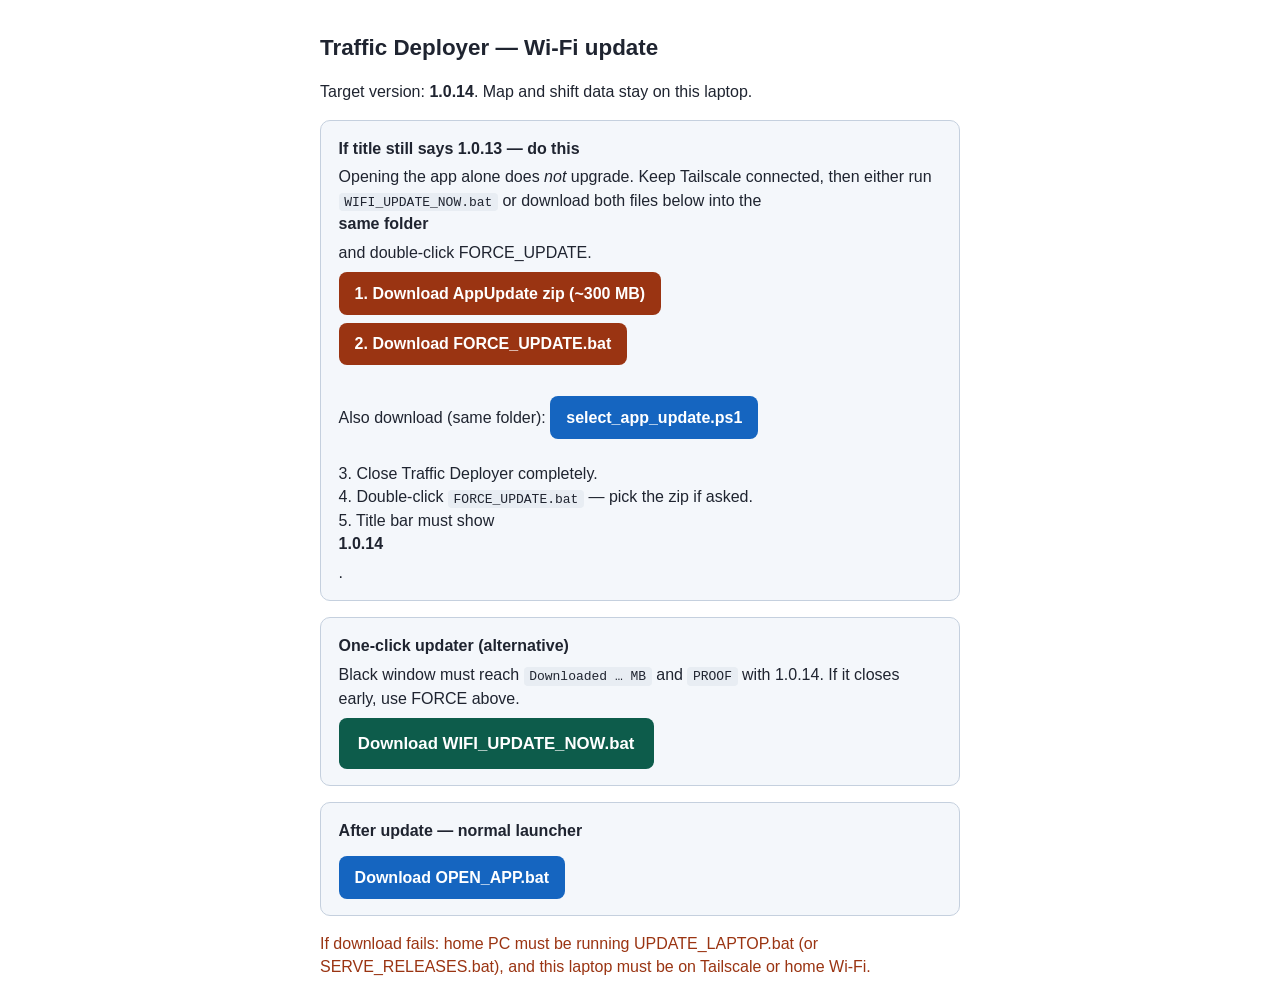
<file: packaging/wifi_update_index.html>
<!DOCTYPE html>
<html lang="en">
<head>
  <meta charset="utf-8"/>
  <meta name="viewport" content="width=device-width, initial-scale=1"/>
  <title>Traffic Deployer Wi-Fi update</title>
  <style>
    body { font-family: Segoe UI, sans-serif; max-width: 40rem; margin: 2rem auto; padding: 0 1rem; line-height: 1.45; color: #1f2430; }
    h1 { font-size: 1.4rem; }
    .step { background: #f4f7fb; border: 1px solid #c5d0de; border-radius: 10px; padding: 1rem 1.1rem; margin: 1rem 0; }
    .step strong { display: block; margin-bottom: 0.35rem; }
    a.btn { display: inline-block; margin-top: 0.5rem; margin-right: 0.5rem; padding: 0.85rem 1.2rem; background: #0d5c4b; color: #fff; text-decoration: none; border-radius: 8px; font-weight: 700; font-size: 1.05rem; }
    a.btn2 { display: inline-block; margin-top: 0.5rem; margin-right: 0.5rem; padding: 0.6rem 1rem; background: #1565c0; color: #fff; text-decoration: none; border-radius: 8px; font-weight: 700; }
    a.btn3 { display: inline-block; margin-top: 0.5rem; margin-right: 0.5rem; padding: 0.6rem 1rem; background: #9a3412; color: #fff; text-decoration: none; border-radius: 8px; font-weight: 700; }
    code { background: #e8edf3; padding: 0.1rem 0.35rem; border-radius: 4px; }
    .warn { color: #9a3412; }
  </style>
</head>
<body>
  <h1>Traffic Deployer — Wi-Fi update</h1>
  <p>Target version: <strong>1.0.14</strong>. Map and shift data stay on this laptop.</p>

  <div class="step">
    <strong>If title still says 1.0.13 — do this</strong>
    Opening the app alone does <em>not</em> upgrade. Keep Tailscale connected, then either run <code>WIFI_UPDATE_NOW.bat</code> or download both files below into the <strong>same folder</strong> and double-click FORCE_UPDATE.
    <br/>
    <a class="btn3" href="TrafficDeployer-AppUpdate.zip" download="TrafficDeployer-AppUpdate.zip">1. Download AppUpdate zip (~300 MB)</a>
    <a class="btn3" href="FORCE_UPDATE.bat" download="FORCE_UPDATE.bat">2. Download FORCE_UPDATE.bat</a>
    <br/><br/>
    Also download (same folder):
    <a class="btn2" href="select_app_update.ps1" download="select_app_update.ps1">select_app_update.ps1</a>
    <br/><br/>
    3. Close Traffic Deployer completely.<br/>
    4. Double-click <code>FORCE_UPDATE.bat</code> — pick the zip if asked.<br/>
    5. Title bar must show <strong>1.0.14</strong>.
  </div>

  <div class="step">
    <strong>One-click updater (alternative)</strong>
    Black window must reach <code>Downloaded … MB</code> and <code>PROOF</code> with 1.0.14. If it closes early, use FORCE above.
    <br/>
    <a class="btn" href="WIFI_UPDATE_NOW.bat" download="WIFI_UPDATE_NOW.bat">Download WIFI_UPDATE_NOW.bat</a>
  </div>

  <div class="step">
    <strong>After update — normal launcher</strong>
    <a class="btn2" href="OPEN_APP.bat" download="OPEN_APP.bat">Download OPEN_APP.bat</a>
  </div>

  <p class="warn">If download fails: home PC must be running UPDATE_LAPTOP.bat (or SERVE_RELEASES.bat), and this laptop must be on Tailscale or home Wi-Fi.</p>
</body>
</html>
</file>
